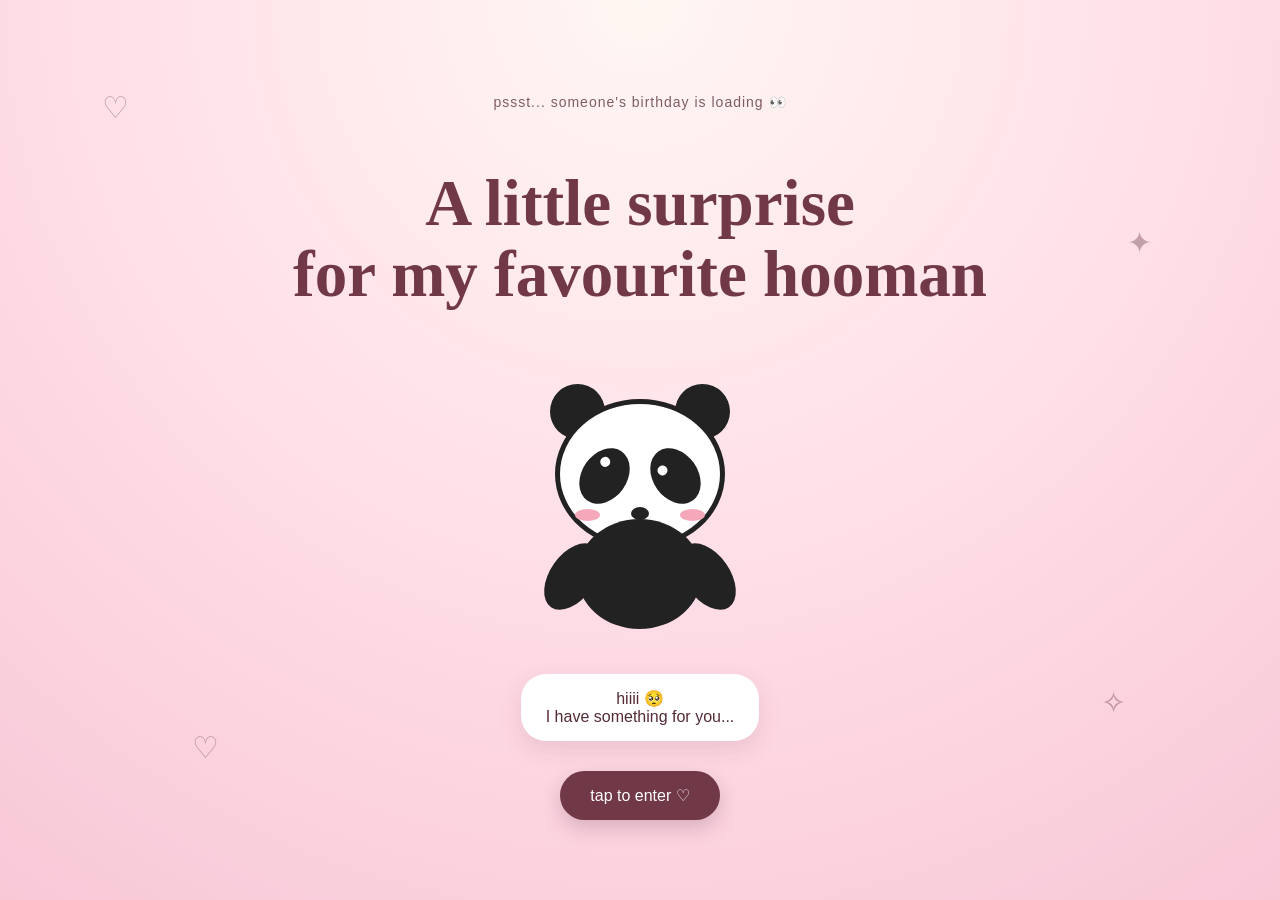
<file: index.html>
<!DOCTYPE html>
<html lang="en">
<head>
    <meta charset="UTF-8">
    <meta name="viewport" content="width=device-width, initial-scale=1.0">
    <title>A Little Surprise ♡</title>
    <link rel="stylesheet" href="style.css">
</head>

<body>

<div class="floating f1">♡</div>
<div class="floating f2">✦</div>
<div class="floating f3">♡</div>
<div class="floating f4">✧</div>

<main class="page">

    <p class="tiny">
        pssst... someone's birthday is loading 👀
    </p>

    <h1 class="main-title">
        A little surprise<br>
        for my favourite hooman
    </h1>

    <div class="panda">

        <div class="ear ear-left"></div>
        <div class="ear ear-right"></div>

        <div class="panda-head">

            <div class="eye eye-left">
                <span></span>
            </div>

            <div class="eye eye-right">
                <span></span>
            </div>

            <div class="blush blush-left"></div>
            <div class="blush blush-right"></div>

            <div class="nose"></div>
            <div class="mouth"></div>

        </div>

        <div class="panda-body"></div>

        <div class="paw paw-left"></div>
        <div class="paw paw-right"></div>

    </div>

    <div class="speech">
        hiiii 🥺<br>
        I have something for you...
    </div>

    <button onclick="location.href='wish.html'">
        tap to enter ♡
    </button>

</main>

</body>
</html>
</file>
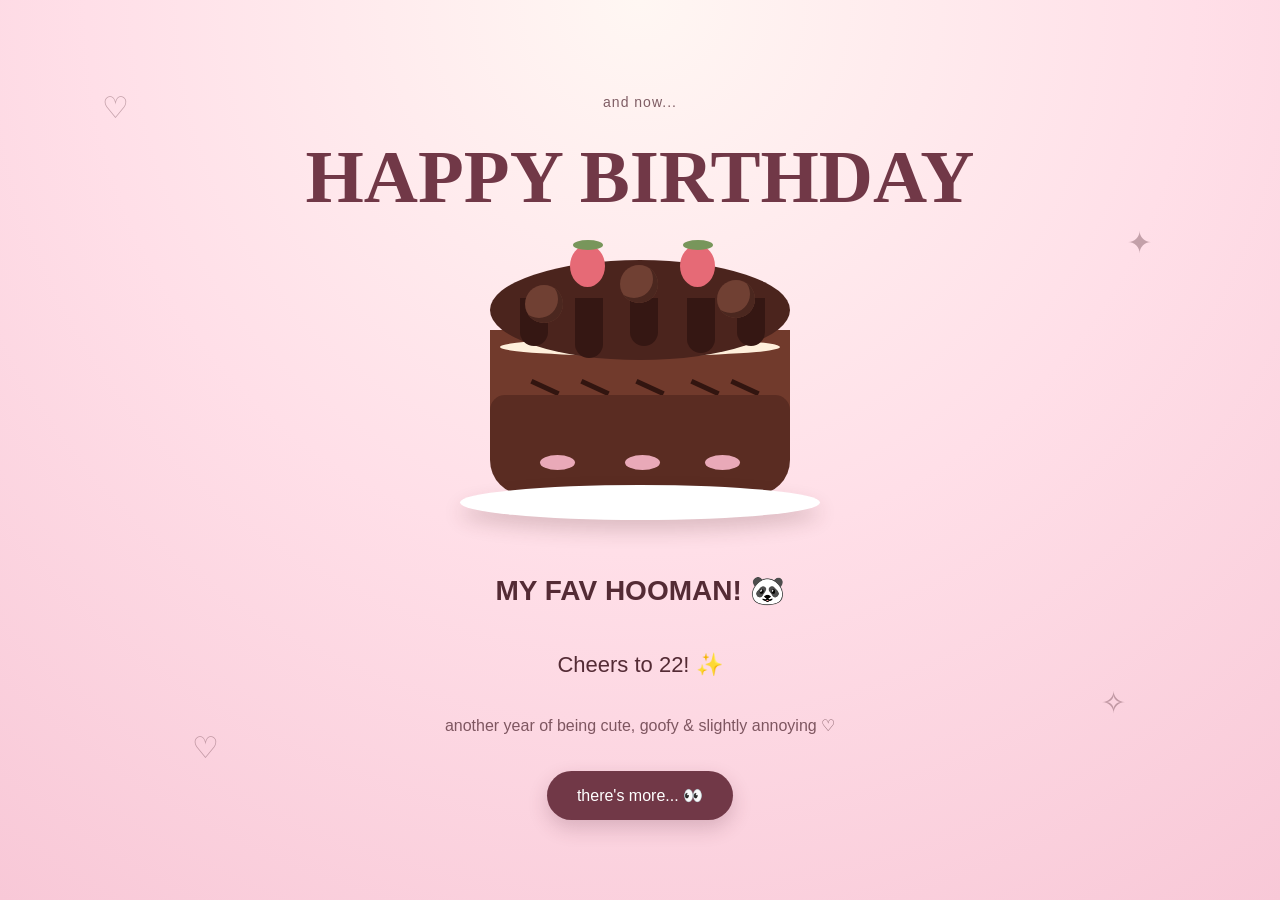
<file: cake.html>
<!DOCTYPE html>
<html lang="en">
<head>
    <meta charset="UTF-8">
    <meta name="viewport" content="width=device-width, initial-scale=1.0">
    <title>Happy Birthday ♡</title>
    <link rel="stylesheet" href="style.css">
</head>

<body>

<div id="confetti"></div>

<div class="floating f1">♡</div>
<div class="floating f2">✦</div>
<div class="floating f3">♡</div>
<div class="floating f4">✧</div>

<main class="page cake-page">

    <p class="tiny">
        and now...
    </p>

    <h1 class="birthday-heading">
        HAPPY BIRTHDAY
    </h1>

    <div class="truffle-cake">

        <div class="cake-glow"></div>

        <div class="top-layer">

            <div class="chocolate-drip d1"></div>
            <div class="chocolate-drip d2"></div>
            <div class="chocolate-drip d3"></div>
            <div class="chocolate-drip d4"></div>
            <div class="chocolate-drip d5"></div>

            <div class="strawberry s1">
                <div class="leaf"></div>
            </div>

            <div class="strawberry s2">
                <div class="leaf"></div>
            </div>

            <div class="truffle t1"></div>
            <div class="truffle t2"></div>
            <div class="truffle t3"></div>

        </div>

        <div class="cake-middle">

            <div class="cream-line"></div>

            <div class="chocolate-shavings">
                <span></span>
                <span></span>
                <span></span>
                <span></span>
                <span></span>
            </div>

        </div>

        <div class="cake-bottom">

            <div class="cake-decoration dec1"></div>
            <div class="cake-decoration dec2"></div>
            <div class="cake-decoration dec3"></div>

        </div>

        <div class="cake-plate"></div>

    </div>

    <h2 class="fav-hooman">
        MY FAV HOOMAN! 🐼
    </h2>

    <p class="cheers">
        Cheers to 22! ✨
    </p>

    <p class="cake-subtext">
        another year of being cute, goofy & slightly annoying ♡
    </p>

    <button onclick="location.href='message.html'">
        there's more... 👀
    </button>

</main>

<script>

const confetti = document.getElementById("confetti");

const symbols = ["♡", "✦", "✧", "♥"];

for (let i = 0; i < 45; i++) {

    const piece = document.createElement("span");

    piece.className = "confetti";

    piece.textContent =
        symbols[Math.floor(Math.random() * symbols.length)];

    piece.style.left =
        Math.random() * 100 + "%";

    piece.style.animationDelay =
        Math.random() * 3 + "s";

    piece.style.animationDuration =
        3 + Math.random() * 3 + "s";

    confetti.appendChild(piece);
}

</script>

</body>
</html>
</file>
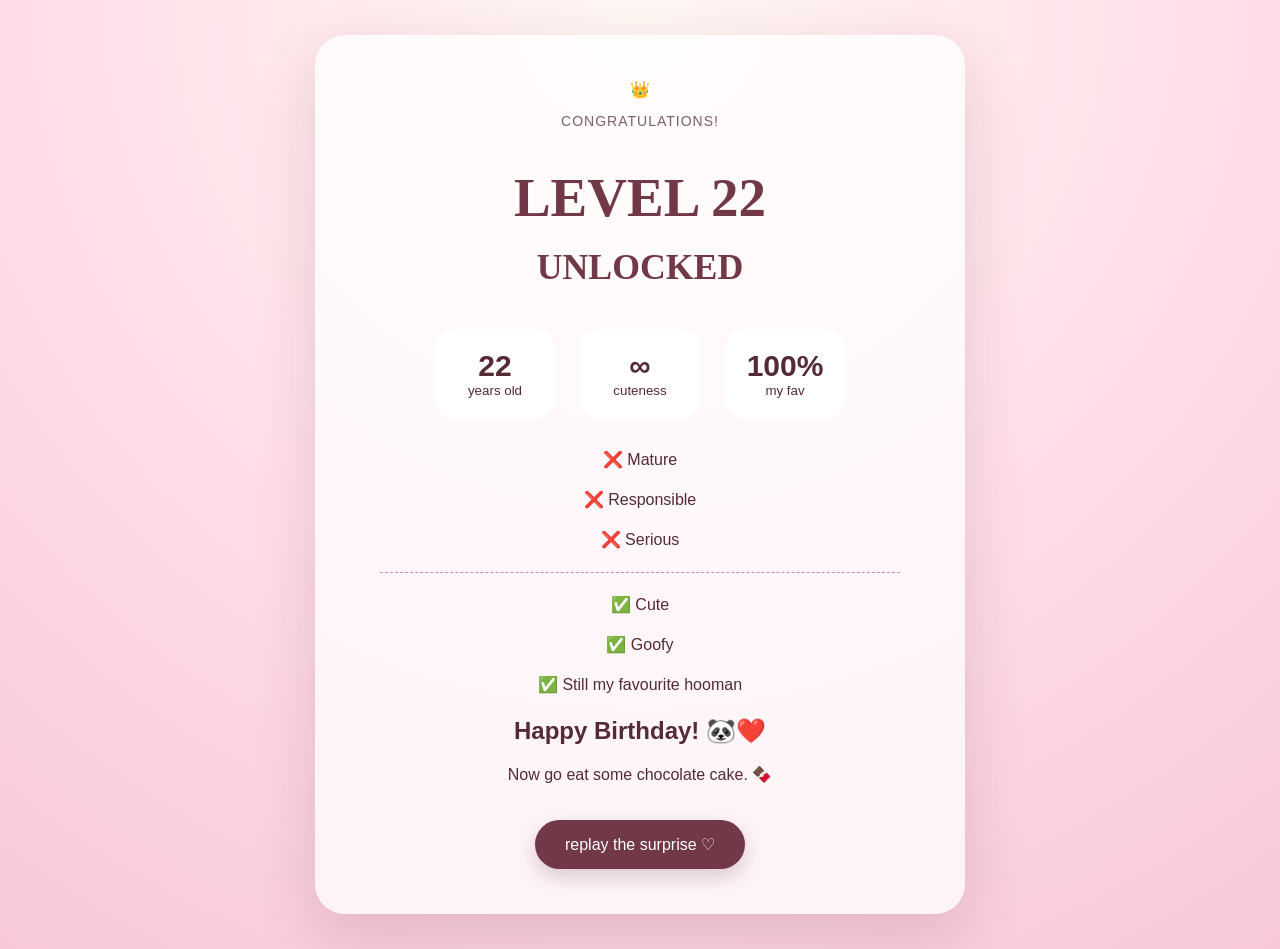
<file: ending.html>
<!DOCTYPE html>
<html lang="en">
<head>
    <meta charset="UTF-8">
    <meta name="viewport" content="width=device-width, initial-scale=1.0">
    <title>Level 22 Unlocked ♡</title>
    <link rel="stylesheet" href="style.css">
</head>

<body>

<div id="confetti"></div>

<main class="page ending-page">

    <div class="level-card">

        <div class="crown">
            👑
        </div>

        <p class="tiny">
            CONGRATULATIONS!
        </p>

        <h1>
            LEVEL 22<br>
            <span>UNLOCKED</span>
        </h1>

        <div class="stats">

            <div>
                <strong>22</strong>
                <small>years old</small>
            </div>

            <div>
                <strong>∞</strong>
                <small>cuteness</small>
            </div>

            <div>
                <strong>100%</strong>
                <small>my fav</small>
            </div>

        </div>

        <div class="goofy-list">

            <p>❌ Mature</p>
            <p>❌ Responsible</p>
            <p>❌ Serious</p>

            <hr>

            <p>✅ Cute</p>
            <p>✅ Goofy</p>
            <p>✅ Still my favourite hooman</p>

        </div>

        <h2>
            Happy Birthday! 🐼❤️
        </h2>

        <p class="final-line">
            Now go eat some chocolate cake. 🍫
        </p>

        <button onclick="location.href='index.html'">
            replay the surprise ♡
        </button>

    </div>

</main>

<script>

const confetti = document.getElementById("confetti");

const symbols = ["♡", "✦", "✧", "♥"];

for (let i = 0; i < 45; i++) {

    const piece = document.createElement("span");

    piece.className = "confetti";

    piece.textContent =
        symbols[Math.floor(Math.random() * symbols.length)];

    piece.style.left =
        Math.random() * 100 + "%";

    piece.style.animationDelay =
        Math.random() * 3 + "s";

    piece.style.animationDuration =
        3 + Math.random() * 3 + "s";

    confetti.appendChild(piece);
}

</script>

</body>
</html>
</file>
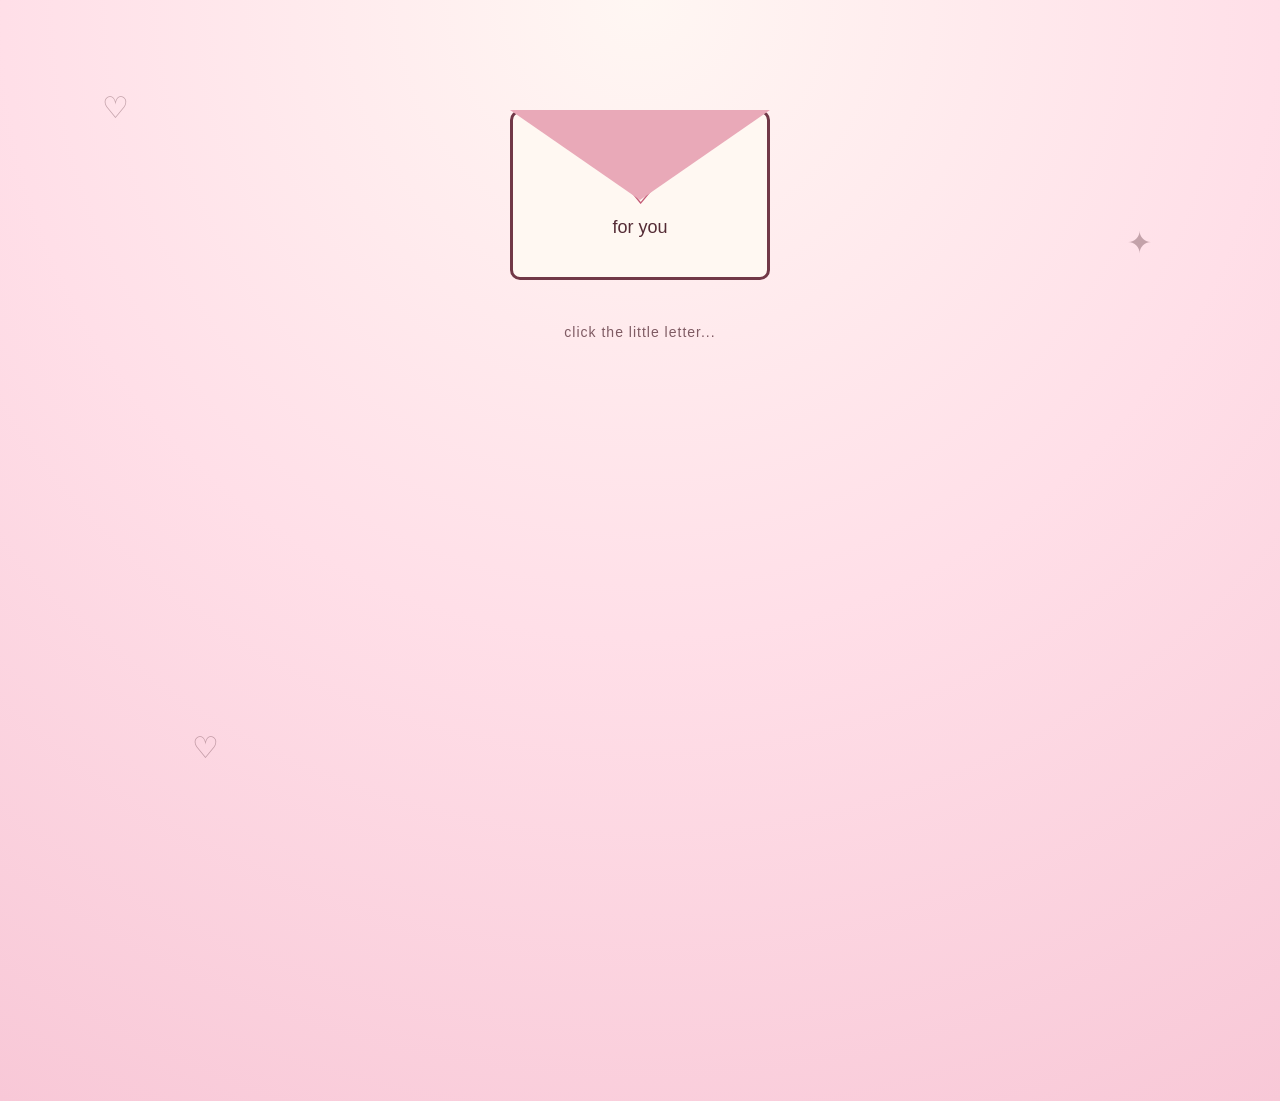
<file: message.html>
<!DOCTYPE html>
<html lang="en">
<head>
    <meta charset="UTF-8">
    <meta name="viewport" content="width=device-width, initial-scale=1.0">
    <title>A Little Message ♡</title>
    <link rel="stylesheet" href="style.css">
</head>

<body>

<div class="floating f1">♡</div>
<div class="floating f2">✦</div>
<div class="floating f3">♡</div>

<main class="page message-page">

    <div class="envelope" id="envelope">

        <div class="envelope-top"></div>

        <div class="envelope-body">

            <div class="letter-icon">
                ♡
            </div>

            <p>
                for you
            </p>

        </div>

    </div>

    <p class="tiny" id="clickText">
        click the little letter...
    </p>

    <div class="letter" id="letter">

        <h2>
            To my favourite hooman ♡
        </h2>

        <p>

            Happy 22nd birthday, Draveed. 🥺❤️

            <br><br>

            I hope this little silly website
            made you smile, because you deserve
            all the cute and happy things
            in the world.

            <br><br>

            Thank you for being you —
            goofy, annoying, lovable and
            somehow still my favourite person.

            <br><br>

            I hope this new chapter brings you
            happiness, success, peace, lots of
            laughter and everything you've been
            wishing for.

            <br><br>

            And yes...

            <br>

            you're officially 22 now.

            <br>

            Please act your age.

            <br>

            Actually, don't.

            <br>

            I like your goofy version. 🤭

            <br><br>

            Happy birthday, my favourite hooman. 🐼❤️

        </p>

        <button onclick="location.href='ending.html'">
            one last thing... 👀
        </button>

    </div>

</main>

<script>

const envelope =
    document.getElementById("envelope");

const letter =
    document.getElementById("letter");

const clickText =
    document.getElementById("clickText");

envelope.addEventListener("click", function () {

    envelope.classList.add("opened");

    letter.classList.add("show");

    clickText.textContent =
        "a little message for you ♡";

});

</script>

</body>
</html>
</file>
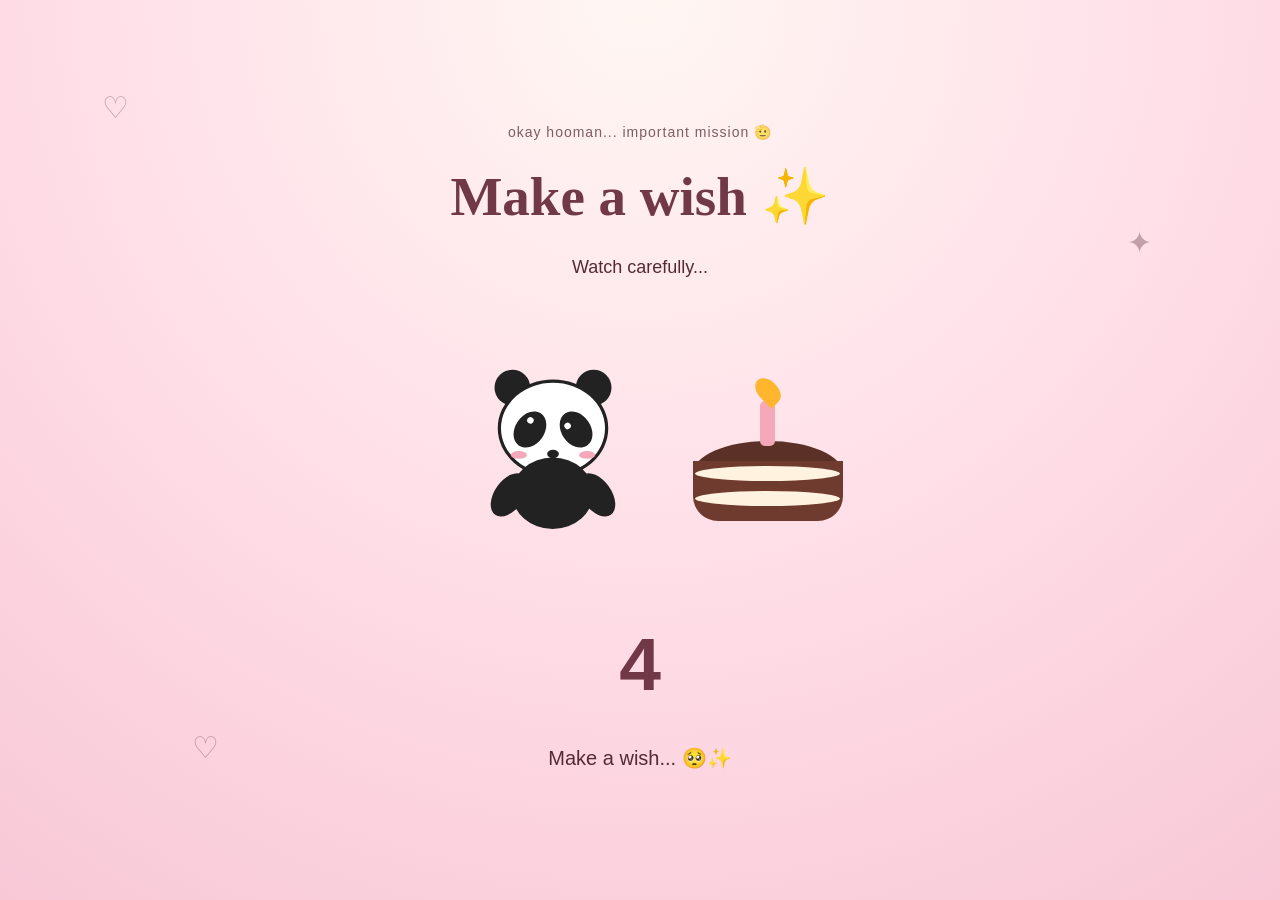
<file: wish.html>
<!DOCTYPE html>
<html lang="en">
<head>
    <meta charset="UTF-8">
    <meta name="viewport" content="width=device-width, initial-scale=1.0">
    <title>Make a Wish ♡</title>
    <link rel="stylesheet" href="style.css">
</head>

<body>

<div class="floating f1">♡</div>
<div class="floating f2">✦</div>
<div class="floating f3">♡</div>

<main class="page">

    <p class="tiny">
        okay hooman... important mission 🫡
    </p>

    <h1 class="section-title">
        Make a wish ✨
    </h1>

    <p class="instruction">
        Watch carefully...
    </p>

    <div class="birthday-scene">

        <div class="panda small-panda">

            <div class="ear ear-left"></div>
            <div class="ear ear-right"></div>

            <div class="panda-head">

                <div class="eye eye-left">
                    <span></span>
                </div>

                <div class="eye eye-right">
                    <span></span>
                </div>

                <div class="blush blush-left"></div>
                <div class="blush blush-right"></div>

                <div class="nose"></div>
                <div class="mouth"></div>

            </div>

            <div class="panda-body"></div>

            <div class="paw paw-left"></div>
            <div class="paw paw-right"></div>

        </div>

        <div class="mini-cake">

            <div class="cake-top">

                <div class="drip drip1"></div>
                <div class="drip drip2"></div>
                <div class="drip drip3"></div>

            </div>

            <div class="cake-layer"></div>

            <div class="cake-cream cream1"></div>
            <div class="cake-cream cream2"></div>

            <div class="candle-stick">

                <div
                    class="candle-flame"
                    id="candleFlame">
                </div>

            </div>

        </div>

    </div>

    <div id="countdown" class="countdown">
        5
    </div>

    <p id="wishText" class="wish-text">
        Make a wish... 🥺✨
    </p>

</main>

<script>

let number = 5;

const countdown = document.getElementById("countdown");
const wishText = document.getElementById("wishText");
const flame = document.getElementById("candleFlame");

const timer = setInterval(function () {

    number = number - 1;

    if (number > 0) {
        countdown.textContent = number;
    }

    if (number === 0) {

        clearInterval(timer);

        countdown.textContent = "💨";

        wishText.textContent =
            "POOF! Candle blown! 🐼💨";

        flame.style.opacity = "0";
        flame.style.transform = "scale(0)";

        setTimeout(function () {

            window.location.href = "cake.html";

        }, 1500);
    }

}, 1000);

</script>

</body>
</html>
</file>
<file: style.css>
* {
    box-sizing: border-box;
}

body {
    margin: 0;
    min-height: 100vh;
    font-family: "Trebuchet MS", Arial, sans-serif;
    background: radial-gradient(circle at top, #fff7f3, #ffdfe8 50%, #f8c8d7);
    color: #542b35;
    overflow-x: hidden;
}

.page {
    min-height: 100vh;
    display: flex;
    flex-direction: column;
    align-items: center;
    justify-content: center;
    text-align: center;
    padding: 35px 20px;
    position: relative;
    z-index: 2;
}

.tiny {
    font-size: 14px;
    letter-spacing: 1px;
    opacity: 0.75;
}

.main-title,
.section-title,
.birthday-heading {
    font-family: Georgia, serif;
    color: #713847;
}

.main-title {
    font-size: clamp(35px, 7vw, 65px);
    line-height: 1.1;
}

.section-title {
    font-size: clamp(35px, 6vw, 55px);
    margin: 10px 0;
}

.birthday-heading {
    font-size: clamp(40px, 8vw, 75px);
    margin: 10px;
}

.instruction {
    font-size: 18px;
}


/* FLOATING DECORATION */

.floating {
    position: fixed;
    font-size: 30px;
    opacity: 0.35;
    animation: float 5s infinite ease-in-out;
    z-index: 1;
}

.f1 {
    top: 10%;
    left: 8%;
}

.f2 {
    top: 25%;
    right: 10%;
    animation-delay: 1s;
}

.f3 {
    bottom: 15%;
    left: 15%;
    animation-delay: 2s;
}

.f4 {
    bottom: 20%;
    right: 12%;
    animation-delay: 3s;
}

@keyframes float {

    50% {
        transform: translateY(-20px) rotate(10deg);
    }

}


/* PANDA */

.panda {
    width: 230px;
    height: 260px;
    position: relative;
    margin: 25px auto;
    animation: pandaBounce 2s infinite ease-in-out;
}

@keyframes pandaBounce {

    50% {
        transform: translateY(-10px);
    }

}

.panda-head {
    position: absolute;
    width: 170px;
    height: 150px;
    background: white;
    border-radius: 50%;
    top: 20px;
    left: 30px;
    border: 5px solid #222;
}

.ear {
    position: absolute;
    width: 55px;
    height: 55px;
    background: #222;
    border-radius: 50%;
    top: 5px;
}

.ear-left {
    left: 25px;
}

.ear-right {
    right: 25px;
}

.eye {
    position: absolute;
    width: 45px;
    height: 60px;
    background: #222;
    border-radius: 50%;
    top: 42px;
    transform: rotate(35deg);
}

.eye-left {
    left: 22px;
}

.eye-right {
    right: 22px;
    transform: rotate(-35deg);
}

.eye span {
    position: absolute;
    width: 10px;
    height: 10px;
    background: white;
    border-radius: 50%;
    top: 13px;
    left: 10px;
}

.blush {
    position: absolute;
    width: 25px;
    height: 12px;
    background: #f5a8b9;
    border-radius: 50%;
    top: 105px;
}

.blush-left {
    left: 15px;
}

.blush-right {
    right: 15px;
}

.nose {
    position: absolute;
    width: 18px;
    height: 13px;
    background: #222;
    border-radius: 50%;
    top: 103px;
    left: 71px;
}

.mouth {
    position: absolute;
    width: 25px;
    height: 12px;
    border-bottom: 3px solid #222;
    border-radius: 50%;
    top: 112px;
    left: 67px;
}

.panda-body {
    position: absolute;
    width: 125px;
    height: 110px;
    background: #222;
    border-radius: 50%;
    left: 52px;
    top: 140px;
}

.paw {
    position: absolute;
    width: 45px;
    height: 75px;
    background: #222;
    border-radius: 50%;
    top: 160px;
}

.paw-left {
    left: 25px;
    transform: rotate(35deg);
}

.paw-right {
    right: 25px;
    transform: rotate(-35deg);
}


/* SPEECH + BUTTON */

.speech {
    background: white;
    padding: 15px 25px;
    border-radius: 25px;
    box-shadow: 0 8px 25px rgba(100, 40, 60, 0.12);
    margin: 10px;
}

button {
    border: none;
    padding: 15px 30px;
    border-radius: 30px;
    background: #713847;
    color: white;
    font-size: 16px;
    cursor: pointer;
    margin-top: 20px;
    box-shadow: 0 8px 20px rgba(80, 30, 50, 0.2);
    transition: 0.25s;
}

button:hover {
    transform: translateY(-3px) scale(1.03);
}


/* WISH PAGE */

.birthday-scene {
    display: flex;
    align-items: center;
    justify-content: center;
    gap: 25px;
    margin: 25px;
}

.small-panda {
    transform: scale(0.65);
    transform-origin: center;
    margin: 0;
}

.mini-cake {
    width: 150px;
    height: 130px;
    position: relative;
    margin-top: 60px;
}

.cake-top {
    position: absolute;
    width: 150px;
    height: 65px;
    background: #5b3026;
    border-radius: 50%;
    top: 25px;
    box-shadow: inset 0 -10px 0 #3e211b;
}

.cake-layer {
    position: absolute;
    width: 150px;
    height: 60px;
    background: #6e3b2e;
    top: 45px;
    border-radius: 0 0 25px 25px;
}

.cake-cream {
    position: absolute;
    width: 145px;
    height: 15px;
    background: #fff2df;
    border-radius: 50%;
    left: 2px;
    z-index: 3;
}

.cream1 {
    top: 50px;
}

.cream2 {
    top: 75px;
}

.drip {
    position: absolute;
    width: 18px;
    height: 25px;
    background: #3d2019;
    border-radius: 0 0 12px 12px;
    top: 25px;
}

.drip1 {
    left: 30px;
}

.drip2 {
    left: 75px;
    height: 35px;
}

.drip3 {
    right: 25px;
}

.candle-stick {
    position: absolute;
    width: 15px;
    height: 45px;
    background: #f5a8b9;
    left: 67px;
    top: -15px;
    border-radius: 5px;
    z-index: 5;
}

.candle-flame {
    position: absolute;
    width: 20px;
    height: 30px;
    background: #ffb52e;
    border-radius: 50% 50% 50% 0;
    transform: rotate(-45deg);
    top: -25px;
    left: -2px;
    animation: flame 0.5s infinite alternate;
    transition: 0.4s;
}

@keyframes flame {

    to {
        transform: rotate(-45deg) scale(1.1);
    }

}

.countdown {
    font-size: 75px;
    font-weight: bold;
    color: #713847;
    margin: 15px;
    min-height: 90px;
}

.wish-text {
    font-size: 20px;
}


/* BIG CHOCOLATE CAKE */

.truffle-cake {
    width: 360px;
    height: 280px;
    position: relative;
    margin: 20px auto;
}

.cake-plate {
    position: absolute;
    width: 360px;
    height: 35px;
    background: white;
    border-radius: 50%;
    bottom: 10px;
    left: 0;
    box-shadow: 0 10px 20px rgba(80, 40, 40, 0.2);
}

.cake-bottom {
    position: absolute;
    width: 300px;
    height: 100px;
    background: #5a2c22;
    left: 30px;
    bottom: 35px;
    border-radius: 15px 15px 35px 35px;
}

.cake-middle {
    position: absolute;
    width: 300px;
    height: 90px;
    background: #713a2c;
    left: 30px;
    bottom: 110px;
}

.top-layer {
    position: absolute;
    width: 300px;
    height: 100px;
    background: #4b241d;
    left: 30px;
    bottom: 170px;
    border-radius: 50%;
    z-index: 3;
}

.cream-line {
    position: absolute;
    width: 280px;
    height: 18px;
    background: #fff0dc;
    left: 10px;
    top: 8px;
    border-radius: 50%;
}

.chocolate-drip {
    position: absolute;
    width: 28px;
    height: 48px;
    background: #351713;
    top: 38px;
    border-radius: 0 0 15px 15px;
}

.d1 {
    left: 30px;
}

.d2 {
    left: 85px;
    height: 60px;
}

.d3 {
    left: 140px;
}

.d4 {
    right: 75px;
    height: 55px;
}

.d5 {
    right: 25px;
}

.strawberry {
    position: absolute;
    width: 35px;
    height: 42px;
    background: #e66a76;
    border-radius: 50%;
    top: -15px;
}

.s1 {
    left: 80px;
}

.s2 {
    right: 75px;
}

.leaf {
    width: 30px;
    height: 10px;
    background: #78965b;
    border-radius: 50%;
    position: absolute;
    top: -5px;
    left: 3px;
}

.truffle {
    position: absolute;
    width: 38px;
    height: 38px;
    background: #704033;
    border-radius: 50%;
    box-shadow: inset -5px -5px 0 #4b271f;
}

.t1 {
    left: 35px;
    top: 25px;
}

.t2 {
    right: 35px;
    top: 20px;
}

.t3 {
    left: 130px;
    top: 5px;
}

.cake-decoration {
    position: absolute;
    width: 35px;
    height: 15px;
    background: #e9a9b8;
    border-radius: 50%;
    bottom: 25px;
}

.dec1 {
    left: 50px;
}

.dec2 {
    left: 135px;
}

.dec3 {
    right: 50px;
}

.chocolate-shavings span {
    position: absolute;
    width: 30px;
    height: 5px;
    background: #321510;
    transform: rotate(25deg);
    bottom: 30px;
}

.chocolate-shavings span:nth-child(1) {
    left: 40px;
}

.chocolate-shavings span:nth-child(2) {
    left: 90px;
}

.chocolate-shavings span:nth-child(3) {
    left: 145px;
}

.chocolate-shavings span:nth-child(4) {
    left: 200px;
}

.chocolate-shavings span:nth-child(5) {
    left: 240px;
}

.fav-hooman {
    font-size: 28px;
}

.cheers {
    font-size: 22px;
}

.cake-subtext {
    opacity: 0.75;
}


/* MESSAGE PAGE */

.message-page {
    justify-content: flex-start;
    padding-top: 80px;
}

.envelope {
    width: 260px;
    height: 170px;
    position: relative;
    cursor: pointer;
    margin: 30px auto;
    transition: 0.4s;
}

.envelope:hover {
    transform: translateY(-8px);
}

.envelope-body {
    position: absolute;
    inset: 0;
    background: #fff8f2;
    border: 3px solid #713847;
    border-radius: 10px;
    display: flex;
    flex-direction: column;
    justify-content: center;
    align-items: center;
    z-index: 2;
}

.letter-icon {
    font-size: 55px;
    color: #c45a76;
}

.envelope-body p {
    margin: 0;
    font-size: 18px;
}

.envelope-top {
    position: absolute;
    width: 0;
    height: 0;
    border-left: 130px solid transparent;
    border-right: 130px solid transparent;
    border-top: 90px solid #e9a9b8;
    top: 0;
    left: 0;
    z-index: 3;
    transition: 0.5s;
    transform-origin: top;
}

.envelope.opened .envelope-top {
    transform: rotateX(180deg);
    z-index: 1;
}

.letter {
    width: min(600px, 90vw);
    background: #fffdf8;
    padding: 35px;
    border-radius: 20px;
    box-shadow: 0 15px 40px rgba(80, 30, 50, 0.15);
    opacity: 0;
    transform: translateY(30px);
    pointer-events: none;
    transition: 0.7s;
}

.letter.show {
    opacity: 1;
    transform: translateY(0);
    pointer-events: auto;
}

.letter h2 {
    font-family: Georgia, serif;
    color: #713847;
}

.letter p {
    line-height: 1.7;
    text-align: left;
}

.signature {
    text-align: right;
    margin-top: 20px;
    font-style: italic;
}


/* ENDING */

.level-card {
    background: rgba(255, 255, 255, 0.75);
    padding: 45px;
    border-radius: 30px;
    width: min(650px, 92vw);
    box-shadow: 0 20px 60px rgba(80, 30, 50, 0.15);
}

.level-card h1 {
    font-family: Georgia, serif;
    font-size: 55px;
    color: #713847;
}

.level-card h1 span {
    font-size: 0.65em;
}

.stats {
    display: flex;
    justify-content: center;
    gap: 25px;
    margin: 30px 0;
}

.stats div {
    background: white;
    padding: 20px;
    border-radius: 20px;
    min-width: 120px;
}

.stats strong,
.stats small {
    display: block;
}

.stats strong {
    font-size: 30px;
}

.goofy-list {
    line-height: 1.5;
}

.goofy-list hr {
    border: 0;
    border-top: 1px dashed #c98b9c;
    margin: 20px;
}


/* CONFETTI */

#confetti {
    position: fixed;
    inset: 0;
    pointer-events: none;
    overflow: hidden;
    z-index: 10;
}

.confetti {
    position: absolute;
    top: -30px;
    font-size: 22px;
    animation: fall linear infinite;
}

@keyframes fall {

    to {
        transform: translateY(110vh) rotate(360deg);
    }

}


/* MOBILE */

@media (max-width: 600px) {

    .birthday-scene {
        gap: 0;
        transform: scale(0.85);
    }

    .truffle-cake {
        transform: scale(0.8);
        margin-top: -10px;
        margin-bottom: -20px;
    }

    .stats {
        gap: 8px;
    }

    .stats div {
        min-width: 90px;
        padding: 15px 8px;
    }

    .level-card h1 {
        font-size: 40px;
    }

    .letter {
        padding: 25px;
    }

}
</file>
